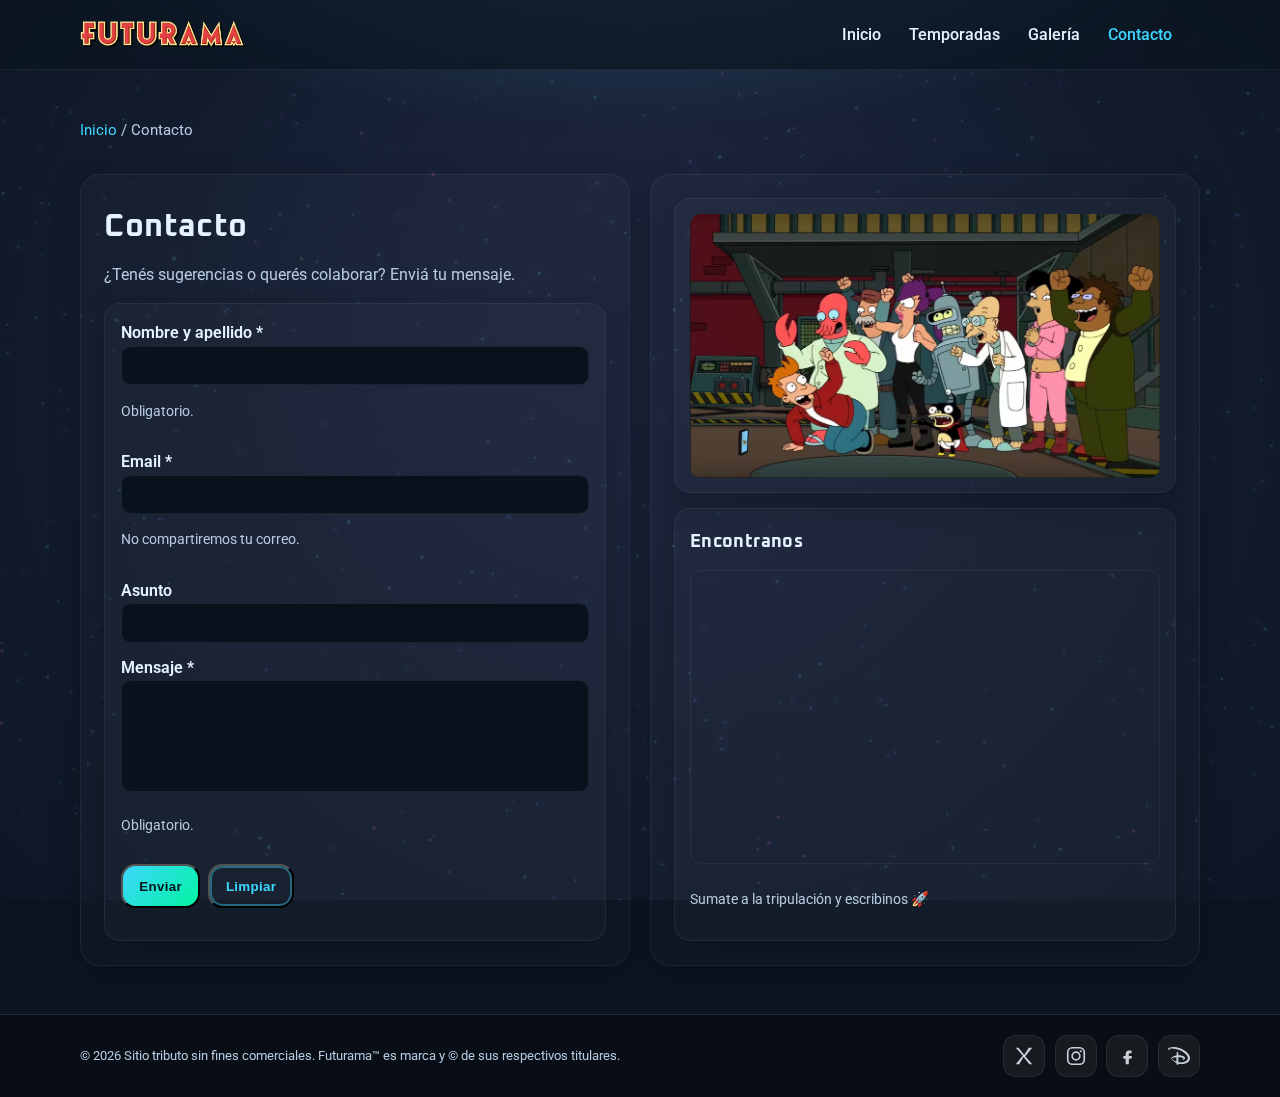
<file: contacto.html>
<!DOCTYPE html>
<html lang="es">

<head>
	<meta charset="UTF-8" />
	<meta name="viewport" content="width=device-width, initial-scale=1.0" />
	<meta name="description" content="Formulario de contacto del sitio tributo de Futurama." />
	<meta name="theme-color" content="#0b1522" />
	<title>Contacto — Futurama</title>
	<link rel="icon" href="img/favicon.png" type="image/svg+xml">
	<link rel="preconnect" href="https://fonts.googleapis.com">
	<link rel="preconnect" href="https://fonts.gstatic.com" crossorigin>
	<link
		href="https://fonts.googleapis.com/css2?family=Oxanium:wght@300;400;600;700&family=Roboto:wght@300;400;500;700&display=swap"
		rel="stylesheet">
	<link rel="stylesheet" href="css/estilos.css" />
</head>

<body>
	<!-- Fondo animado de estrellas -->
	<div class="fx-space" aria-hidden="true">
		<canvas id="starfield"></canvas>
	</div>
	<a class="skip-link" href="#contenido">Saltar al contenido</a>
	<header class="site-header">
		<div class="container header-inner">
			<a href="index.html" class="logo" aria-label="Ir al inicio">
				<img src="img/logo-futurama.webp" alt="Logo de Futurama" width="168" height="48" />
			</a>

			<button class="nav-toggle" aria-label="Abrir menú" aria-expanded="false" aria-controls="nav">
				<span class="hamburger" aria-hidden="true"></span>
			</button>

			<nav id="nav" class="nav" aria-label="Navegación principal">
				<ul class="nav-list">
					<li><a href="index.html">Inicio</a></li>
					<li><a href="temporadas.html">Temporadas</a></li>
					<li><a href="galeria.html">Galería</a></li>
					<li><a href="contacto.html">Contacto</a></li>
				</ul>
			</nav>
		</div>
	</header>
	<main id="contenido" class="site-main">
		<!-- Íconos (definir una sola vez por página) -->
		<svg aria-hidden="true" focusable="false" style="position:absolute;width:0;height:0;overflow:hidden">
			<symbol id="ico-success" viewBox="0 0 24 24">
				<path d="M12 2a10 10 0 1 0 0 20A10 10 0 0 0 12 2Zm-1 14-4-4 1.41-1.41L11 12.17l5.59-5.58L18 8l-7 8Z" />
			</symbol>
			<symbol id="ico-error" viewBox="0 0 24 24">
				<path d="M11 7h2v6h-2V7Zm0 8h2v2h-2v-2Zm1-13a10 10 0 1 0 0 20 10 10 0 0 0 0-20Z" />
			</symbol>
			<symbol id="ico-info" viewBox="0 0 24 24">
				<path d="M11 10h2v6h-2v-6Zm0-3h2v2h-2V7Zm1-5a10 10 0 1 0 0 20 10 10 0 0 0 0-20Z" />
			</symbol>
		</svg>

		<div class="container content-grid contact-grid">
			<nav class="breadcrumbs" aria-label="Ruta" style="grid-column: 1 / -1;">
				<a href="index.html">Inicio</a> / <span>Contacto</span>
			</nav>

			<!-- Columna izquierda: formulario -->
			<section class="col izquierda">
				<h1 class="page-title">Contacto</h1>
				<p class="page-intro">¿Tenés sugerencias o querés colaborar? Enviá tu mensaje.</p>

				<form id="contacto-form" class="form" novalidate>
					<div>
						<label for="nombre">Nombre y apellido *</label>
						<input class="input" type="text" id="nombre" name="nombre" required aria-required="true"
							autocomplete="name" />
						<p class="help">Obligatorio.</p>
					</div>

					<div>
						<label for="email">Email *</label>
						<input class="input" type="email" id="email" name="email" required aria-required="true"
							autocomplete="email" />
						<p class="help">No compartiremos tu correo.</p>
					</div>

					<div>
						<label for="asunto">Asunto</label>
						<input class="input" type="text" id="asunto" name="asunto" />
					</div>

					<div>
						<label for="mensaje">Mensaje *</label>
						<textarea class="textarea" id="mensaje" name="mensaje" rows="6" required
							aria-required="true"></textarea>
						<p class="help">Obligatorio.</p>
					</div>

					<div class="form-actions">
						<button type="submit" class="btn primario">Enviar</button>
						<button type="reset" class="btn secundario">Limpiar</button>
					</div>

					<p id="form-live" class="sr-only" aria-live="polite"></p>
				</form>
			</section>

			<!-- Columna derecha: imagen + mapa -->
			<aside class="col derecha">
				<figure class="media-card">
					<img src="img/contacto-hero.avif" alt="Ilustración del universo Futurama" loading="lazy" />
				</figure>

				<section class="media-card">
					<h2>Encontranos</h2>
					<div class="mapa-embebido" role="img" aria-label="Mapa de ubicación">
						<iframe title="Mapa de ubicación" loading="lazy" referrerpolicy="no-referrer-when-downgrade"
							src="https://www.openstreetmap.org/export/embed.html?bbox=-58.49%2C-34.7%2C-58.3%2C-34.53&layer=mapnik"></iframe>
					</div>
					<p class="help">Sumate a la tripulación y escribinos 🚀</p>
				</section>
			</aside>
		</div>

		<!-- Modal de alertas -->
		<div id="alert-modal" class="modal" role="dialog" aria-modal="true" aria-labelledby="modal-title"
			aria-describedby="modal-desc" hidden>
			<div class="modal-backdrop" data-close></div>
			<div class="modal-dialog" role="document">
				<div class="modal-body">
					<div class="modal-header">
						<div class="modal-icon" aria-hidden="true">
							<svg class="modal-icon-svg">
								<use href="#ico-info"></use>
							</svg>
						</div>
						<h3 id="modal-title" class="modal-title">Aviso</h3>
					</div>
					<p id="modal-desc" class="modal-text">Mensaje del sistema.</p>
					<div class="modal-actions">
						<button type="button" class="btn primario" data-close>Entendido</button>
					</div>
				</div>
				<button class="modal-close" aria-label="Cerrar" title="Cerrar" data-close>&times;</button>
			</div>
		</div>
	</main>

	<!-- Footer del sitio con información legal y redes sociales -->
	<footer class="site-footer">
		<div class="container footer-inner">
			<small class="legales">
				© <span id="anio"></span> Sitio tributo sin fines comerciales. Futurama™ es marca y © de sus respectivos
				titulares.
			</small>

			<!-- Enlaces a redes sociales -->
			<ul class="social" aria-label="Redes sociales">
				<li>
					<a href="https://x.com/futurama_hulu" target="_blank" rel="noopener noreferrer"
						rel="noopener noreferrer" aria-label="X (Twitter)">
						<svg class="icon" viewBox="0 0 24 24" aria-hidden="true">
							<path d="M3 3h3.1l6.1 7.6L17.2 3H21l-7.6 9.3L21 21h-3.1l-6.4-8L6.8 21H3l7.7-9.4L3 3z">
							</path>
						</svg>
						<span class="sr-only">X</span>
					</a>
				</li>
				<li>
					<a href="https://www.instagram.com/futuramaonhulu/?igsh=MXdueW1tbWdycWpmdA%3D%3D" target="_blank"
						rel="noopener noreferrer" aria-label="Instagram">
						<svg class="icon" viewBox="0 0 24 24" aria-hidden="true">
							<rect x="3" y="3" width="18" height="18" rx="5" ry="5" fill="none" stroke="currentColor"
								stroke-width="1.8" stroke-linejoin="round"></rect>
							<circle cx="12" cy="12" r="4.2" fill="none" stroke="currentColor" stroke-width="1.8">
							</circle>
							<circle cx="17.2" cy="6.8" r="1.2" fill="currentColor"></circle>
						</svg>
						<span class="sr-only">Instagram</span>
					</a>
				</li>
				<li>
					<a href="https://www.facebook.com/Futurama?mibextid=ZbWKwL" target="_blank"
						rel="noopener noreferrer" aria-label="Facebook">
						<svg class="icon" viewBox="0 0 24 24" aria-hidden="true">
							<path
								d="M14 9h3V6h-3c-2 0-3.5 1.6-3.5 3.6V12H8v3h2.5v6H14v-6h2.7l.8-3H14V9.8c0-.5.3-.8 1-.8z">
							</path>
						</svg>
						<span class="sr-only">Facebook</span>
					</a>
				</li>
				<li>
					<a href="https://www.disneyplus.com/es-es/browse/entity-85bf4cc1-cd8b-4469-ad87-7289217a0b74"
						target="_blank" rel="noopener noreferrer" aria-label="Disney+">
						<svg class="icon" xmlns="http://www.w3.org/2000/svg" viewBox="0 0 64 64" role="img"
							aria-hidden="true" focusable="false">
							<path fill="currentColor"
								d="M49.922 54.154c-7.96 2.43-15.473 1.304-19.566.225-.112 1.664-.292 2.36-.562 2.63-.315.36-2.924 1.844-4.363-.27-.63-1.012-.945-2.834-1.124-4.498-9.22-4.183-13.493-10.345-13.628-10.57-.225-.225-2.316-2.406-.225-5.105 1.957-2.43 8.433-4.88 14.236-5.847.225-4.948.765-8.77 1.462-10.457.832-2.024 1.9-.225 2.834 1.124.765 1.012 1.237 5.352 1.282 8.816 3.778-.18 6.072.1 10.278.9 5.532.945 9.22 3.778 8.928 6.972-.27 3.148-3.148 4.453-4.273 4.543s-2.924-.742-2.924-.742c-1.26-.585-.112-1.124 1.35-1.754 1.62-.787 1.26-1.574 1.26-1.574-.585-1.8-7.76-3-14.888-3 0 3.936.157 10.457.27 14.258 4.993.945 8.726.742 8.726.742s18.216-.517 18.733-12.144C58.3 26.763 39.512 15.61 25.68 12.1c-13.808-3.62-21.635-1.057-22.3-.72-.742.36-.067.495-.067.495s.742.112 2.1.562.27 1.124.27 1.124c-2.36.8-4.993.337-5.5-.742-.517-1.057.337-2.024 1.35-3.44.945-1.462 2.024-1.417 2.024-1.417 17.08-5.963 37.95 4.72 37.95 4.72 19.52 9.85 22.85 21.432 22.5 25.93-.315 4.43-2.024 11.92-14.056 15.563M12.365 38.074c-1.934.9-.585 2.34-.585 2.34 3.643 3.9 8.096 6.342 12.37 7.87.495-6.747.45-9.153.45-12.55-6.612.45-10.435 1.53-12.234 2.34" />
						</svg>
					</a>
				</li>
			</ul>
		</div>
	</footer>
	<!-- Scripts -->
	<script src="js/main.js" defer></script>
	<script src="js/contact.js" defer></script>
	<script src="js/spacefx.js" defer></script>
</body>

</html>
</file>
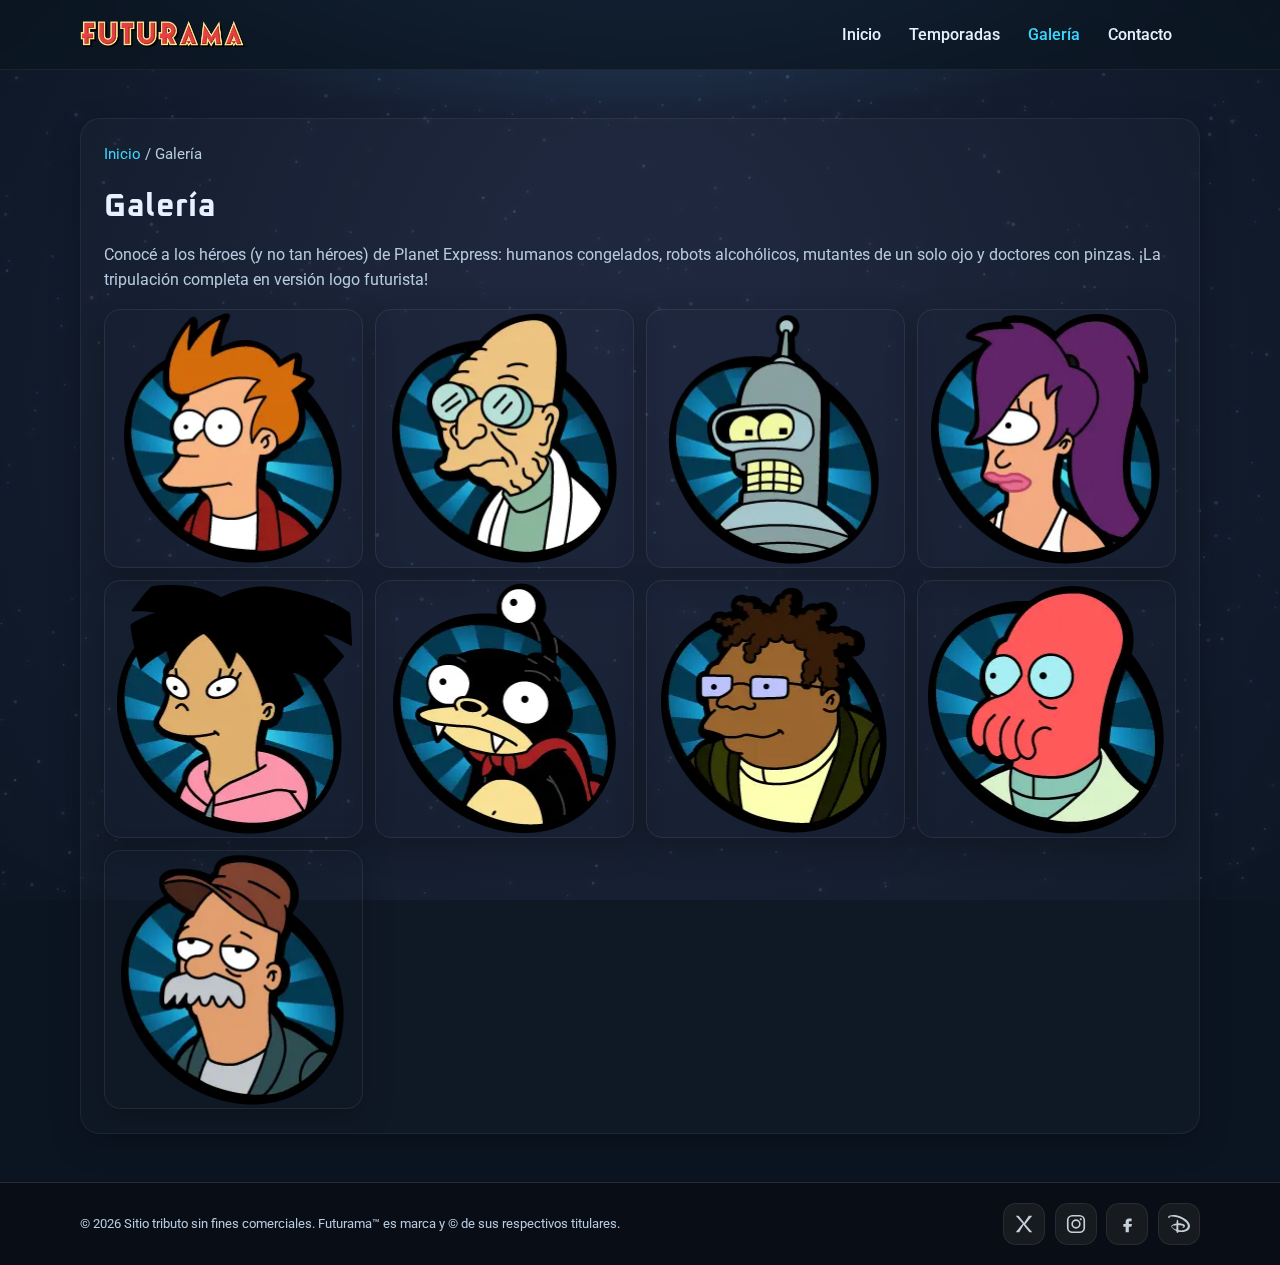
<file: galeria.html>
<!DOCTYPE html>
<html lang="es">

<head>
  <meta charset="UTF-8" />
  <meta name="viewport" content="width=device-width, initial-scale=1.0" />
  <meta name="description" content="Galería de imágenes del sitio tributo de Futurama." />
  <meta name="theme-color" content="#0b1522" />
  <title>Galería — Futurama</title>
  <link rel="icon" href="img/favicon.png" type="image/png" sizes="32x32">
  <link rel="preconnect" href="https://fonts.googleapis.com">
  <link rel="preconnect" href="https://fonts.gstatic.com" crossorigin>
  <link
    href="https://fonts.googleapis.com/css2?family=Oxanium:wght@300;400;600;700&family=Roboto:wght@300;400;500;700&display=swap"
    rel="stylesheet">
  <link rel="stylesheet" href="css/estilos.css" />
</head>

<body>
  <!-- Fondo animado de estrellas -->
  <div class="fx-space" aria-hidden="true">
    <canvas id="starfield"></canvas>
  </div>

  <!-- Enlace para accesibilidad: saltar al contenido principal -->
  <a class="skip-link" href="#contenido">Saltar al contenido</a>

  <!-- Encabezado principal del sitio -->
  <header class="site-header">
    <div class="container header-inner">
      <a href="index.html" class="logo" aria-label="Ir al inicio">
        <img src="img/logo-futurama.webp" alt="Logo de Futurama" width="168" height="48" />
      </a>

      <button class="nav-toggle" aria-label="Abrir menú" aria-expanded="false" aria-controls="nav">
        <span class="hamburger" aria-hidden="true"></span>
      </button>

      <!-- MENU -->
      <nav id="nav" class="nav" aria-label="Navegación principal">
        <ul class="nav-list">
          <li><a href="index.html">Inicio</a></li>
          <li><a href="temporadas.html">Temporadas</a></li>
          <li><a href="galeria.html">Galería</a></li>
          <li><a href="contacto.html">Contacto</a></li>
        </ul>
      </nav>
    </div>
  </header>

  <!-- Contenido principal -->
  <main id="contenido" class="site-main">
    <div class="container content-grid">

      <!-- Sección principal de la página -->
      <section class="col izquierda" style="grid-column: 1 / -1;">

        <nav class="breadcrumbs" aria-label="Ruta">
          <a href="index.html">Inicio</a> / <span>Galería</span>
        </nav>
        <h1 class="page-title">Galería</h1>
        <p class="page-intro">
          Conocé a los héroes (y no tan héroes) de Planet Express: humanos congelados, robots alcohólicos, mutantes de
          un solo ojo y doctores con pinzas. ¡La tripulación completa en versión logo futurista!
        </p>
        <!-- Galería de imágenes con lightbox simple -->
        <section id="gallery" class="gallery-grid" aria-live="polite">
        </section>
      </section>
    </div>
  </main>

  <!-- Lightbox modal -->

  <div class="lightbox" id="lightbox" hidden>
    <button class="lightbox-close" id="lightbox-close" aria-label="Cerrar (Esc)">
      <svg width="28" height="28" viewBox="0 0 28 28" fill="none" xmlns="http://www.w3.org/2000/svg">
        <circle cx="14" cy="14" r="13" stroke="#3dd6ff" stroke-width="2" fill="rgba(11,21,34,0.7)" />
        <path d="M9 9l10 10M19 9l-10 10" stroke="#3dd6ff" stroke-width="2" stroke-linecap="round" />
      </svg>
    </button>

    <div class="lightbox-content">
      <img id="lightbox-img" alt="Vista ampliada" />
      <!-- Barra de progreso del autoplay -->
      <div id="lightbox-progress" class="lightbox-progress" aria-hidden="true">
        <div id="lightbox-progress-bar" class="lightbox-progress__bar"></div>
      </div>
      <div class="lightbox-caption" id="lightbox-caption"></div>
    </div>

    <button class="lightbox-prev" id="lightbox-prev" aria-label="Anterior">
      <svg width="28" height="28" viewBox="0 0 28 28" fill="none" xmlns="http://www.w3.org/2000/svg">
        <circle cx="14" cy="14" r="13" stroke="#3dd6ff" stroke-width="2" fill="rgba(11,21,34,0.7)" />
        <path d="M17 7l-6 7 6 7" stroke="#3dd6ff" stroke-width="2.2" stroke-linecap="round" stroke-linejoin="round" />
      </svg>
    </button>



    <button class="lightbox-next" id="lightbox-next" aria-label="Siguiente">
      <svg width="28" height="28" viewBox="0 0 28 28" fill="none" xmlns="http://www.w3.org/2000/svg">
        <circle cx="14" cy="14" r="13" stroke="#3dd6ff" stroke-width="2" fill="rgba(11,21,34,0.7)" />
        <path d="M11 7l6 7-6 7" stroke="#3dd6ff" stroke-width="2.2" stroke-linecap="round" stroke-linejoin="round" />
      </svg>
    </button>
    <div class="lightbox-counter" id="lightbox-counter">1 / 3</div>
  </div>

  <!-- Footer del sitio con información legal y redes sociales -->
  <footer class="site-footer">
    <div class="container footer-inner">
      <small class="legales">
        © <span id="anio"></span> Sitio tributo sin fines comerciales. Futurama™ es marca y © de sus respectivos
        titulares.
      </small>

      <!-- Enlaces a redes sociales -->
      <ul class="social" aria-label="Redes sociales">
        <li>
          <a href="https://x.com/futurama_hulu" target="_blank" rel="noopener noreferrer" aria-label="X (Twitter)">
            <svg class="icon" viewBox="0 0 24 24" aria-hidden="true">
              <path d="M3 3h3.1l6.1 7.6L17.2 3H21l-7.6 9.3L21 21h-3.1l-6.4-8L6.8 21H3l7.7-9.4L3 3z"></path>
            </svg>
            <span class="sr-only">X</span>
          </a>
        </li>
        <li>
          <a href="https://www.instagram.com/futuramaonhulu/?igsh=MXdueW1tbWdycWpmdA%3D%3D" target="_blank"
            rel="noopener noreferrer" aria-label="Instagram">
            <svg class="icon" viewBox="0 0 24 24" aria-hidden="true">
              <rect x="3" y="3" width="18" height="18" rx="5" ry="5" fill="none" stroke="currentColor"
                stroke-width="1.8" stroke-linejoin="round"></rect>
              <circle cx="12" cy="12" r="4.2" fill="none" stroke="currentColor" stroke-width="1.8"></circle>
              <circle cx="17.2" cy="6.8" r="1.2" fill="currentColor"></circle>
            </svg>
            <span class="sr-only">Instagram</span>
          </a>
        </li>
        <li>
          <a href="https://www.facebook.com/Futurama?mibextid=ZbWKwL" target="_blank" rel="noopener noreferrer"
            rel="noopener noreferrer" aria-label="Facebook">
            <svg class="icon" viewBox="0 0 24 24" aria-hidden="true">
              <path d="M14 9h3V6h-3c-2 0-3.5 1.6-3.5 3.6V12H8v3h2.5v6H14v-6h2.7l.8-3H14V9.8c0-.5.3-.8 1-.8z"></path>
            </svg>
            <span class="sr-only">Facebook</span>
          </a>
        </li>
        <li>
          <a href="https://www.disneyplus.com/es-es/browse/entity-85bf4cc1-cd8b-4469-ad87-7289217a0b74" target="_blank"
            rel="noopener noreferrer" aria-label="Disney+">
            <svg class="icon" xmlns="http://www.w3.org/2000/svg" viewBox="0 0 64 64" role="img" aria-hidden="true"
              focusable="false">
              <path fill="currentColor"
                d="M49.922 54.154c-7.96 2.43-15.473 1.304-19.566.225-.112 1.664-.292 2.36-.562 2.63-.315.36-2.924 1.844-4.363-.27-.63-1.012-.945-2.834-1.124-4.498-9.22-4.183-13.493-10.345-13.628-10.57-.225-.225-2.316-2.406-.225-5.105 1.957-2.43 8.433-4.88 14.236-5.847.225-4.948.765-8.77 1.462-10.457.832-2.024 1.9-.225 2.834 1.124.765 1.012 1.237 5.352 1.282 8.816 3.778-.18 6.072.1 10.278.9 5.532.945 9.22 3.778 8.928 6.972-.27 3.148-3.148 4.453-4.273 4.543s-2.924-.742-2.924-.742c-1.26-.585-.112-1.124 1.35-1.754 1.62-.787 1.26-1.574 1.26-1.574-.585-1.8-7.76-3-14.888-3 0 3.936.157 10.457.27 14.258 4.993.945 8.726.742 8.726.742s18.216-.517 18.733-12.144C58.3 26.763 39.512 15.61 25.68 12.1c-13.808-3.62-21.635-1.057-22.3-.72-.742.36-.067.495-.067.495s.742.112 2.1.562.27 1.124.27 1.124c-2.36.8-4.993.337-5.5-.742-.517-1.057.337-2.024 1.35-3.44.945-1.462 2.024-1.417 2.024-1.417 17.08-5.963 37.95 4.72 37.95 4.72 19.52 9.85 22.85 21.432 22.5 25.93-.315 4.43-2.024 11.92-14.056 15.563M12.365 38.074c-1.934.9-.585 2.34-.585 2.34 3.643 3.9 8.096 6.342 12.37 7.87.495-6.747.45-9.153.45-12.55-6.612.45-10.435 1.53-12.234 2.34" />
            </svg>
          </a>
        </li>
      </ul>
    </div>
  </footer>

  <!-- Scripts -->
  <script src="js/main.js" defer></script>
  <script src="js/gallery.js" defer></script>
  <script src="js/spacefx.js" defer></script>
</body>

</html>
</file>
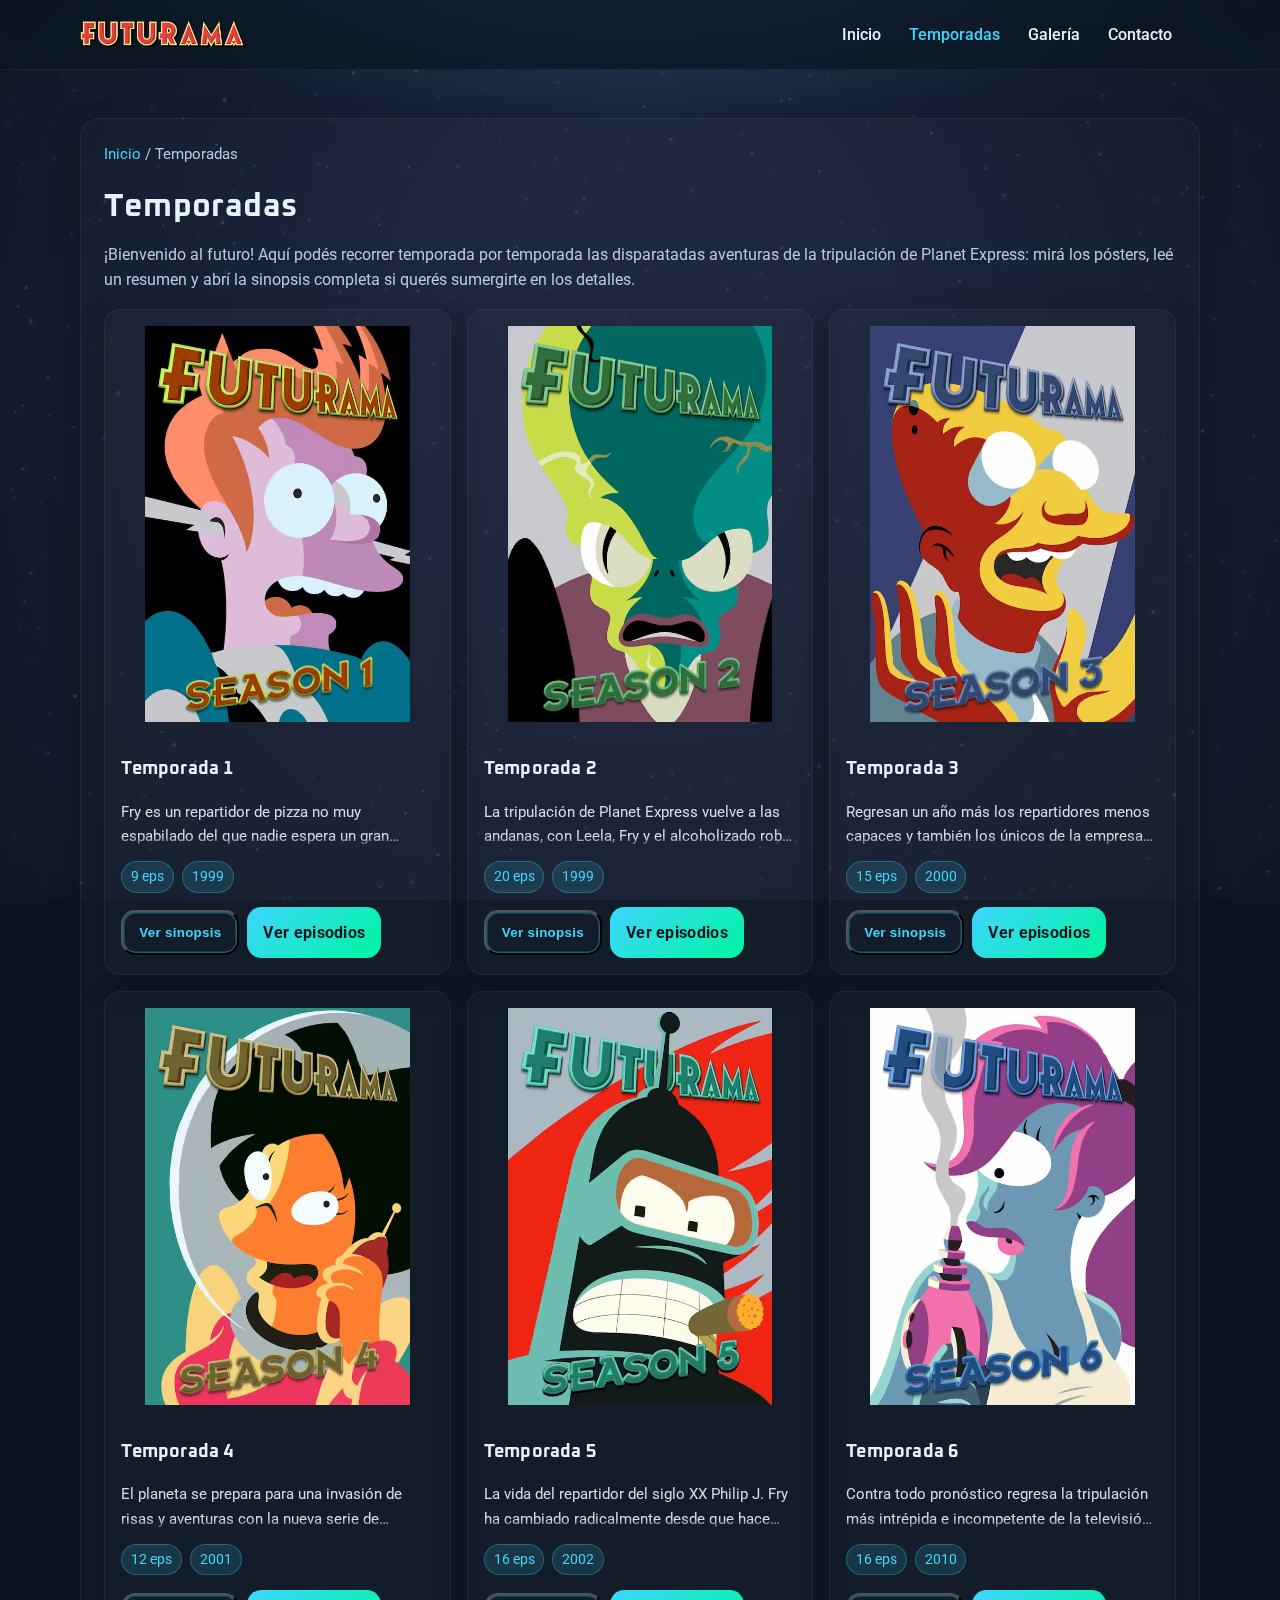
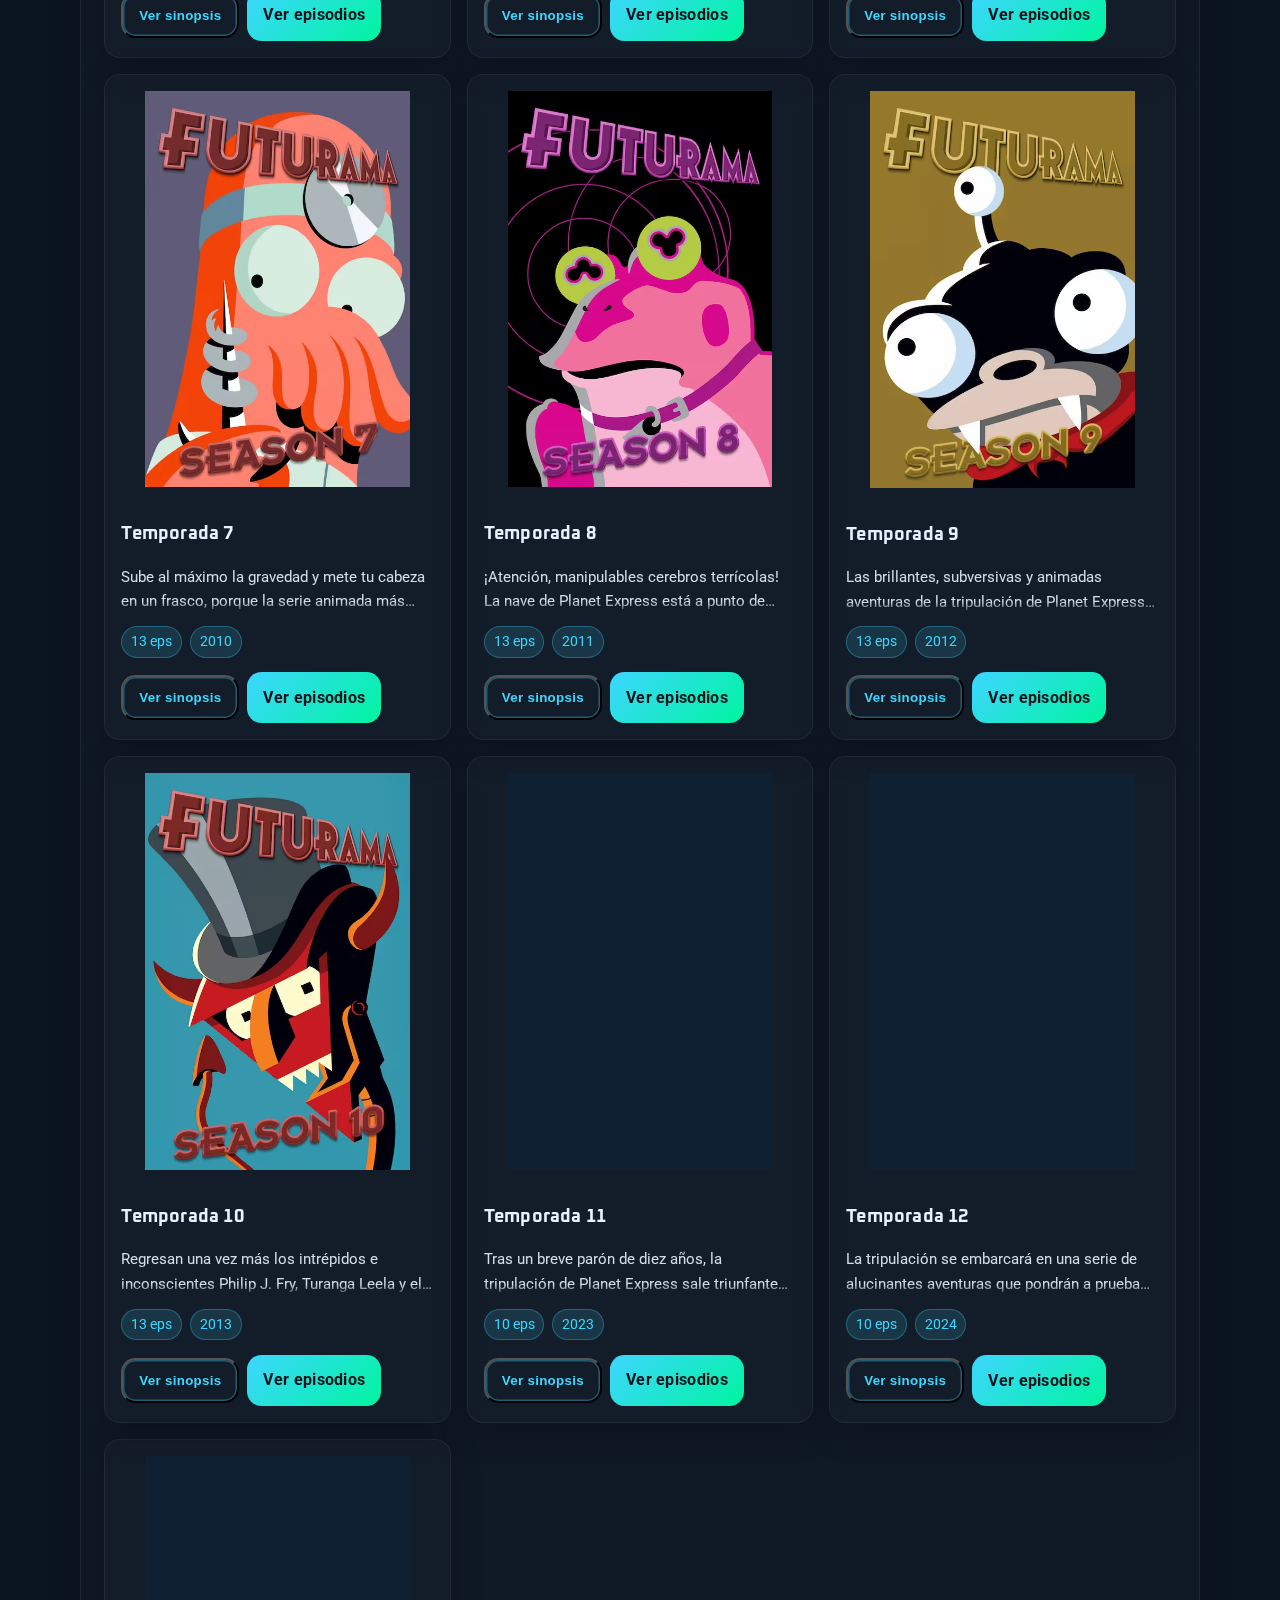
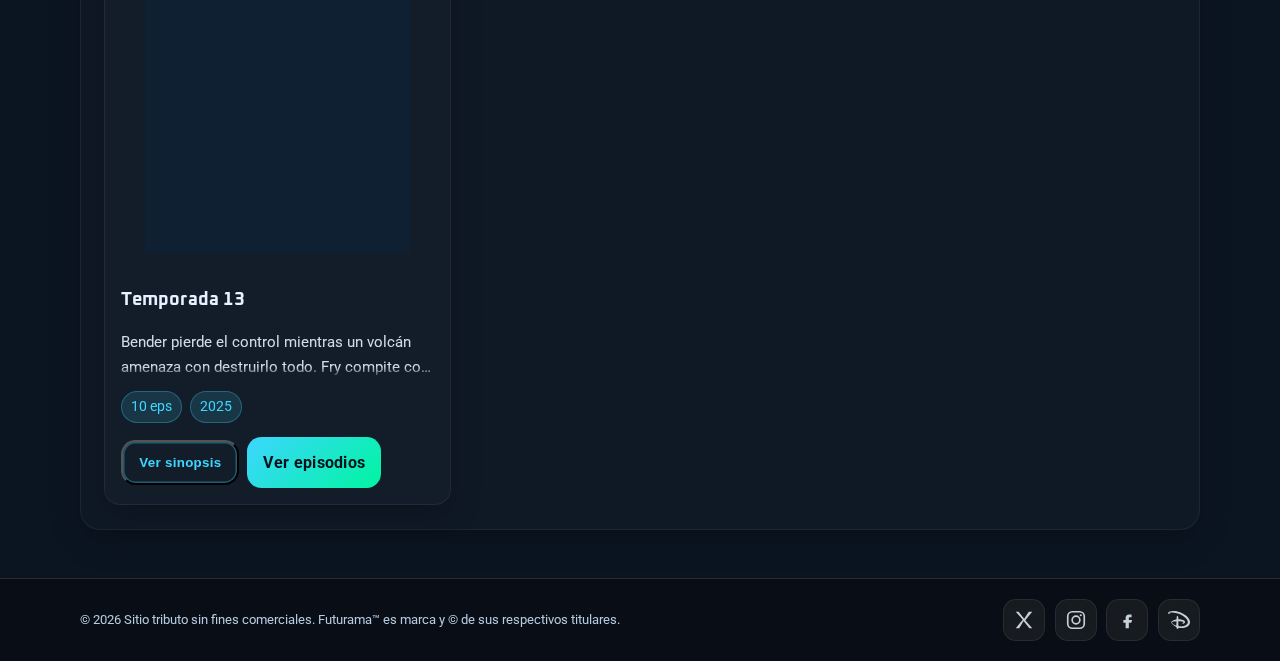
<file: temporadas.html>
<!DOCTYPE html>
<html lang="es">

<head>
  <meta charset="UTF-8" />
  <meta name="viewport" content="width=device-width, initial-scale=1.0" />
  <meta name="description" content="Listado de temporadas del sitio tributo de Futurama." />
  <meta name="theme-color" content="#0b1522" />
  <title>Temporadas — Futurama</title>
  <link rel="icon" href="img/favicon.png" type="image/png" sizes="32x32">
  <link rel="preconnect" href="https://fonts.googleapis.com" rel="noopener noreferrer">
  <link rel="preconnect" href="https://fonts.gstatic.com" crossorigin>
  <link
    href="https://fonts.googleapis.com/css2?family=Oxanium:wght@300;400;600;700&family=Roboto:wght@300;400;500;700&display=swap"
    rel="stylesheet">
  <link rel="stylesheet" href="css/estilos.css" />
</head>

<body>
  <!-- Fondo animado de estrellas -->
  <div class="fx-space" aria-hidden="true">
    <canvas id="starfield"></canvas>
  </div>

  <!-- Enlace para accesibilidad: saltar al contenido principal -->
  <a class="skip-link" href="#contenido">Saltar al contenido</a>

  <!-- Encabezado principal del sitio -->
  <header class="site-header">
    <div class="container header-inner">
      <a href="index.html" class="logo" aria-label="Ir al inicio">
        <img src="img/logo-futurama.webp" alt="Logo de Futurama" width="168" height="48" />
      </a>
      <!-- Botón menú hamburguesa para móviles -->
      <button class="nav-toggle" aria-label="Abrir menú" aria-expanded="false" aria-controls="nav">
        <span class="hamburger" aria-hidden="true"></span>
      </button>
      <!-- MENU -->
      <nav id="nav" class="nav" aria-label="Navegación principal">
        <ul class="nav-list">
          <li><a href="index.html">Inicio</a></li>
          <li><a href="temporadas.html">Temporadas</a></li>
          <li><a href="galeria.html">Galería</a></li>
          <li><a href="contacto.html">Contacto</a></li>
        </ul>
      </nav>
    </div>
  </header>

  <!-- Contenido principal de la página -->
  <main id="contenido" class="site-main">
    <div class="container content-grid">
      <section class="col izquierda" style="grid-column: 1 / -1;">
        <!-- Navegación secundaria -->
        <nav class="breadcrumbs" aria-label="Ruta">
          <a href="index.html">Inicio</a> / <span>Temporadas</span>
        </nav>
        <h1 class="page-title">Temporadas</h1>
        <p class="page-intro">
          ¡Bienvenido al futuro! Aquí podés recorrer temporada por temporada las disparatadas aventuras de la
          tripulación de Planet Express: mirá los pósters, leé un resumen y abrí la sinopsis completa si querés
          sumergirte en los detalles.
        </p>

        <!-- Tarjetas de cada temporada -->
        <div class="cards cards--seasons">


          <!-- Modal de sinopsis (compartido) -->
          <div class="synopsis-modal" id="synopsisModal" role="dialog" aria-modal="true" aria-hidden="true"
            aria-labelledby="synopsisTitle">
            <div class="synopsis-backdrop" data-close></div>
            <div class="synopsis-dialog" role="document">
              <button class="synopsis-close" type="button" aria-label="Cerrar" data-close>&times;</button>
              <h3 id="synopsisTitle"></h3>
              <div id="synopsisContent"></div>
              <div class="synopsis-actions">
                <a id="synopsisEpisodes" class="btn primario" href="#" target="_blank" rel="noopener noreferrer">Ver
                  episodios</a>
              </div>
            </div>
          </div>
        </div>
      </section>
    </div>
  </main>
  <!-- Footer del sitio con información legal y redes sociales -->
  <footer class="site-footer">
    <div class="container footer-inner">
      <small class="legales">
        © <span id="anio"></span> Sitio tributo sin fines comerciales. Futurama™ es marca y © de sus respectivos
        titulares.
      </small>

      <!-- Enlaces a redes sociales -->
      <ul class="social" aria-label="Redes sociales">
        <li>
          <a href="https://x.com/futurama_hulu" target="_blank" rel="noopener noreferrer" aria-label="X (Twitter)">
            <svg class="icon" viewBox="0 0 24 24" aria-hidden="true">
              <path d="M3 3h3.1l6.1 7.6L17.2 3H21l-7.6 9.3L21 21h-3.1l-6.4-8L6.8 21H3l7.7-9.4L3 3z"></path>
            </svg>
            <span class="sr-only">X</span>
          </a>
        </li>
        <li>
          <a href="https://www.instagram.com/futuramaonhulu/?igsh=MXdueW1tbWdycWpmdA%3D%3D" target="_blank"
            rel="noopener noreferrer" aria-label="Instagram">
            <svg class="icon" viewBox="0 0 24 24" aria-hidden="true">
              <rect x="3" y="3" width="18" height="18" rx="5" ry="5" fill="none" stroke="currentColor"
                stroke-width="1.8" stroke-linejoin="round"></rect>
              <circle cx="12" cy="12" r="4.2" fill="none" stroke="currentColor" stroke-width="1.8"></circle>
              <circle cx="17.2" cy="6.8" r="1.2" fill="currentColor"></circle>
            </svg>
            <span class="sr-only">Instagram</span>
          </a>
        </li>
        <li>
          <a href="https://www.facebook.com/Futurama?mibextid=ZbWKwL" target="_blank" rel="noopener noreferrer"
            rel="noopener noreferrer" aria-label="Facebook">
            <svg class="icon" viewBox="0 0 24 24" aria-hidden="true">
              <path d="M14 9h3V6h-3c-2 0-3.5 1.6-3.5 3.6V12H8v3h2.5v6H14v-6h2.7l.8-3H14V9.8c0-.5.3-.8 1-.8z"></path>
            </svg>
            <span class="sr-only">Facebook</span>
          </a>
        </li>
        <li>
          <a href="https://www.disneyplus.com/es-es/browse/entity-85bf4cc1-cd8b-4469-ad87-7289217a0b74" target="_blank"
            rel="noopener noreferrer" aria-label="Disney+">
            <svg class="icon" xmlns="http://www.w3.org/2000/svg" viewBox="0 0 64 64" role="img" aria-hidden="true"
              focusable="false">
              <path fill="currentColor"
                d="M49.922 54.154c-7.96 2.43-15.473 1.304-19.566.225-.112 1.664-.292 2.36-.562 2.63-.315.36-2.924 1.844-4.363-.27-.63-1.012-.945-2.834-1.124-4.498-9.22-4.183-13.493-10.345-13.628-10.57-.225-.225-2.316-2.406-.225-5.105 1.957-2.43 8.433-4.88 14.236-5.847.225-4.948.765-8.77 1.462-10.457.832-2.024 1.9-.225 2.834 1.124.765 1.012 1.237 5.352 1.282 8.816 3.778-.18 6.072.1 10.278.9 5.532.945 9.22 3.778 8.928 6.972-.27 3.148-3.148 4.453-4.273 4.543s-2.924-.742-2.924-.742c-1.26-.585-.112-1.124 1.35-1.754 1.62-.787 1.26-1.574 1.26-1.574-.585-1.8-7.76-3-14.888-3 0 3.936.157 10.457.27 14.258 4.993.945 8.726.742 8.726.742s18.216-.517 18.733-12.144C58.3 26.763 39.512 15.61 25.68 12.1c-13.808-3.62-21.635-1.057-22.3-.72-.742.36-.067.495-.067.495s.742.112 2.1.562.27 1.124.27 1.124c-2.36.8-4.993.337-5.5-.742-.517-1.057.337-2.024 1.35-3.44.945-1.462 2.024-1.417 2.024-1.417 17.08-5.963 37.95 4.72 37.95 4.72 19.52 9.85 22.85 21.432 22.5 25.93-.315 4.43-2.024 11.92-14.056 15.563M12.365 38.074c-1.934.9-.585 2.34-.585 2.34 3.643 3.9 8.096 6.342 12.37 7.87.495-6.747.45-9.153.45-12.55-6.612.45-10.435 1.53-12.234 2.34" />
            </svg>
          </a>
        </li>
      </ul>
    </div>
  </footer>

  <!-- Scripts -->
  <script src="js/main.js" defer></script>
  <script type="module" src="js/seasons.js" defer></script>
  <script src="js/spacefx.js" defer></script>
</body>

</html>
</file>
<file: css/estilos.css>
/* =========================================================
  RESET Y ESTILOS BASE
  ========================================================= */

/* =========================================================
   HEADER
   ========================================================= */

.site-header {
  position: sticky;
  top: 0;
  z-index: 50;
  background: rgba(11, 21, 34, .75);
  backdrop-filter: blur(6px);
  border-bottom: 1px solid rgba(255, 255, 255, .06);
}

.header-inner {
  display: flex;
  align-items: center;
  justify-content: space-between;
  min-height: 64px;
  gap: 1rem;
}

.logo img {
  display: block;
}

/* =========================================================
   NAVEGACIÓN PRINCIPAL
   ========================================================= */

.nav-toggle {
  background: transparent;
  border: 0;
  cursor: pointer;
  width: 44px;
  height: 44px;
  border-radius: .75rem;
  display: grid;
  place-items: center;
}

.nav-toggle:focus-visible {
  outline: 2px dashed var(--celeste);
  outline-offset: 2px;
}

.hamburger,
.hamburger::before,
.hamburger::after {
  content: "";
  display: block;
  width: 22px;
  height: 2px;
  background: var(--txt);
  border-radius: 2px;
  transition: transform .3s ease, opacity .3s ease;
}

.hamburger::before {
  transform: translateY(-6px);
}

.hamburger::after {
  transform: translateY(4px);
}

.nav-toggle[aria-expanded="true"] .hamburger {
  transform: rotate(45deg);
}

.nav-toggle[aria-expanded="true"] .hamburger::before {
  transform: rotate(-90deg) translateX(-6px);
}

.nav-toggle[aria-expanded="true"] .hamburger::after {
  opacity: 0;
}

.nav {
  position: absolute;
  inset-inline: 0;
  top: 64px;
  background: var(--panel);
  box-shadow: var(--shadow);
  display: none;
}

.nav.open {
  display: block;
}

.nav-list {
  list-style: none;
  margin: 0;
  padding: .75rem 1rem;
  display: flex;
  flex-direction: column;
  gap: .25rem;
}

.nav-list a {
  display: block;
  padding: .8rem 1rem;
  border-radius: .75rem;
  text-decoration: none;
  color: var(--txt);
  font-weight: 500;
  transition: transform .15s ease, background-color .2s ease, color .2s ease, box-shadow .2s ease;
}

.nav-list a:hover {
  background: rgba(61, 214, 255, .12);
  box-shadow: inset 0 0 0 1px rgba(61, 214, 255, .28);
  transform: translateY(-1px);
}

.nav-list a.active {
  color: var(--celeste);
}

/* =========================================================
   CONTENIDO PRINCIPAL
   ========================================================= */

.site-main {
  padding: clamp(2rem, 2.5vw + 1rem, 4rem) 0;
}

.content-grid {
  display: flex;
  flex-direction: column;
  gap: 2rem;
  align-items: stretch;
}

.col {
  background: rgba(255, 255, 255, .02);
  border: 1px solid rgba(255, 255, 255, .06);
  border-radius: 1.25rem;
  padding: clamp(1rem, 1.2vw + .5rem, 1.5rem);
  box-shadow: var(--shadow);
}

.titulo {
  font-size: clamp(1.8rem, 1.2rem + 2.2vw, 3rem);
  margin-top: .25rem;
  margin-bottom: .75rem;
}

.cta-wrap {
  display: flex;
  flex-wrap: wrap;
  gap: .75rem;
  margin-top: 1.25rem;
}

/* =========================================================
   BOTONES Y UTILIDADES
   ========================================================= */

.btn {
  display: inline-block;
  text-decoration: none;
  font-weight: 700;
  letter-spacing: .3px;
  padding: .8rem 1rem;
  border-radius: .9rem;
  transition: transform .15s ease, box-shadow .2s ease, filter .2s ease;
}

.btn:focus-visible {
  outline: 2px dashed var(--celeste);
  outline-offset: 3px;
}

.btn.primario {
  background: linear-gradient(135deg, var(--celeste), var(--verde));
  color: #01121a;
}

.btn.primario:hover {
  transform: translateY(-1px);
  filter: brightness(1.08);
}

.btn.secundario {
  background: transparent;
  color: var(--celeste);
  box-shadow: inset 0 0 0 2px rgba(61, 214, 255, .4);
}

.btn.secundario:hover {
  transform: translateY(-1px);
  box-shadow: inset 0 0 0 2px var(--celeste);
}



/* =========================================================
   RESET Y ESTILOS BASE
   ========================================================= */

:root {
  --bg: #0b1522;
  --panel: #0f2033;
  --txt: #e6f2ff;
  --muted: #b7cbe0;
  --celeste: #3dd6ff;
  --verde: #00f5a0;
  --naranja: #ff7a18;
  --violeta: #9d4edd;
  --shadow: 0 10px 30px rgba(0, 0, 0, .25);
}

* {
  box-sizing: border-box;
}

html,
body {
  height: 100%;
  /* asegura que el degradado cubra todo */
  margin: 0;
}

body {
  display: flex;
  flex-direction: column;
  min-height: 100svh;
  /* alto mínimo adaptado a viewport */
  font-family: 'Roboto', system-ui, -apple-system, Segoe UI, Arial, sans-serif;
  color: var(--txt);
  line-height: 1.6;
  /* Fondo unificado */
  background:
    radial-gradient(1200px 800px at 80% -10%, rgba(61, 214, 255, .15), transparent 60%),
    radial-gradient(1000px 600px at 10% 110%, rgba(157, 78, 221, .15), transparent 60%),
    var(--bg);
  background-attachment: fixed;
  /* hace que el fondo no se corte al hacer scroll */
  background-repeat: no-repeat;
  /* evita repeticiones extrañas */
}

img {
  max-width: 100%;
  height: auto;
  display: block;
}

a {
  color: var(--celeste);
}

/* =========================================================
   TIPOGRAFÍA
   ========================================================= */

h1,
h2,
h3 {
  font-family: 'Oxanium', 'Roboto', sans-serif;
  letter-spacing: .4px;
}

/* =========================================================
   ACCESIBILIDAD
   ========================================================= */

.sr-only {
  position: absolute !important;
  width: 1px;
  height: 1px;
  padding: 0;
  margin: -1px;
  overflow: hidden;
  clip: rect(0, 0, 0, 0);
  white-space: nowrap;
  border: 0;
}

.skip-link {
  position: absolute;
  left: -9999px;
  top: auto;
  background: var(--celeste);
  color: #00141f;
  padding: .5rem .75rem;
  border-radius: .5rem;
  z-index: 1000;
  text-decoration: none;
  font-weight: 700;
}

.skip-link:focus {
  left: .5rem;
  top: .5rem;
}

/* =========================================================
   LAYOUT GENERAL
   ========================================================= */

.container {
  width: min(1120px, 92%);
  margin-inline: auto;
}

main {
  flex: 1;
}

header,
main,
footer {
  position: relative;
  z-index: 1;
}

.site-footer {
  margin-top: auto;
}

/* =========================================================
   EFECTOS DE FONDO Y CANVAS
   ========================================================= */

.fx-space {
  position: fixed;
  inset: 0;
  z-index: 0;
  pointer-events: none;
}

#starfield {
  width: 100%;
  height: 100%;
  display: block;
}

.fx-space::before,
.fx-space::after {
  content: "";
  position: absolute;
  inset: 0;
  pointer-events: none;
  z-index: 1;
}

.fx-space::before {
  /* Aura superior cian/violeta (Futurama vibes) */
  background:
    radial-gradient(120% 60% at 50% -10%, rgba(61, 214, 255, .22), rgba(61, 214, 255, 0) 40%),
    radial-gradient(120% 60% at 50% -18%, rgba(167, 99, 255, .18), rgba(167, 99, 255, 0) 45%);
  mix-blend-mode: screen;
}

.fx-space::after {
  /* Viñeta leve para concentrar foco */
  background:
    radial-gradient(120% 100% at 50% 50%, transparent 60%, rgba(0, 0, 0, .18) 100%);
}

/* Layout */
.container {
  width: min(1120px, 92%);
  margin-inline: auto;
}

.site-header {
  position: sticky;
  top: 0;
  z-index: 50;
  background: rgba(11, 21, 34, .75);
  backdrop-filter: blur(6px);
  border-bottom: 1px solid rgba(255, 255, 255, .06);
}

.header-inner {
  display: flex;
  align-items: center;
  justify-content: space-between;
  min-height: 64px;
  gap: 1rem;
}

.logo img {
  display: block;
}

.nav-toggle {
  background: transparent;
  border: 0;
  cursor: pointer;
  width: 44px;
  height: 44px;
  border-radius: .75rem;
  display: grid;
  place-items: center;
}

.nav-toggle:focus-visible {
  outline: 2px dashed var(--celeste);
  outline-offset: 2px;
}

.hamburger,
.hamburger::before,
.hamburger::after {
  content: "";
  display: block;
  width: 22px;
  height: 2px;
  background: var(--txt);
  border-radius: 2px;
  transition: transform .3s ease, opacity .3s ease;
}

.hamburger::before {
  transform: translateY(-6px);
}

.hamburger::after {
  transform: translateY(4px);
}

.nav-toggle[aria-expanded="true"] .hamburger {
  transform: rotate(45deg);
}

.nav-toggle[aria-expanded="true"] .hamburger::before {
  transform: rotate(-90deg) translateX(-6px);
}

.nav-toggle[aria-expanded="true"] .hamburger::after {
  opacity: 0;
}

.nav {
  position: absolute;
  inset-inline: 0;
  top: 64px;
  background: var(--panel);
  box-shadow: var(--shadow);
  display: none;
}

.nav.open {
  display: block;
}

.nav-list {
  list-style: none;
  margin: 0;
  padding: .75rem 1rem;
  display: flex;
  flex-direction: column;
  gap: .25rem;
}

.nav-list a {
  display: block;
  padding: .8rem 1rem;
  border-radius: .75rem;
  text-decoration: none;
  color: var(--txt);
  font-weight: 500;
  transition: transform .15s ease, background-color .2s ease, color .2s ease, box-shadow .2s ease;
}

.nav-list a:hover {
  background: rgba(61, 214, 255, .12);
  box-shadow: inset 0 0 0 1px rgba(61, 214, 255, .28);
  transform: translateY(-1px);
}

.nav-list a.active {
  color: var(--celeste);
}

.site-main {
  padding: clamp(2rem, 2.5vw + 1rem, 4rem) 0;
}

.content-grid {
  display: flex;
  flex-direction: column;
  gap: 2rem;
  align-items: stretch;
}

.col {
  background: rgba(255, 255, 255, .02);
  border: 1px solid rgba(255, 255, 255, .06);
  border-radius: 1.25rem;
  padding: clamp(1rem, 1.2vw + .5rem, 1.5rem);
  box-shadow: var(--shadow);
}

.titulo {
  font-size: clamp(1.8rem, 1.2rem + 2.2vw, 3rem);
  margin-top: .25rem;
  margin-bottom: .75rem;
}

.cta-wrap {
  display: flex;
  flex-wrap: wrap;
  gap: .75rem;
  margin-top: 1.25rem;
}

.btn {
  display: inline-block;
  text-decoration: none;
  font-weight: 700;
  letter-spacing: .3px;
  padding: .8rem 1rem;
  border-radius: .9rem;
  transition: transform .15s ease, box-shadow .2s ease, filter .2s ease;
}

.btn:focus-visible {
  outline: 2px dashed var(--celeste);
  outline-offset: 3px;
}

.btn.primario {
  background: linear-gradient(135deg, var(--celeste), var(--verde));
  color: #01121a;
}

.btn.primario:hover {
  transform: translateY(-1px);
  filter: brightness(1.08);
}

.btn.secundario {
  background: transparent;
  color: var(--celeste);
  box-shadow: inset 0 0 0 2px rgba(61, 214, 255, .4);
}

.btn.secundario:hover {
  transform: translateY(-1px);
  box-shadow: inset 0 0 0 2px var(--celeste);
}

/* ===== Hero Carousel ===== */
/* ===== Hero Carousel (sin zoom, imagen completa) ===== */
.hero {
  position: relative;
  overflow: hidden;
  border-radius: 1.2rem;
  box-shadow: var(--shadow);
  background: radial-gradient(120% 120% at 60% 30%, rgba(61, 214, 255, .12), rgba(0, 0, 0, .7));
}

.hero-stage {
  position: relative;
  width: 100%;
  /* ajusta la relacion de aspecto segun tus imagenes */
  aspect-ratio: 4 / 5;
  background: #0b1522;
  /* fondo para bandas laterales */
  display: grid;
  place-items: center;
  /* centra la imagen cuando no llena */
}

/* capas de imagen para crossfade */
.hero__img {
  position: absolute;
  padding: 2rem 0rem;
  inset: 0;
  width: 100%;
  height: 100%;
  object-fit: contain;
  /* imagen completa sin recorte */
  object-position: center;
  /* centrada */
  opacity: 0;
  transition: opacity .5s ease;
  will-change: opacity;
  background: #0b1522;
  /* se ve en bandas */
}

.hero__img.is-active {
  opacity: 1;
}

/* indicadores (puntitos) */
.hero-dots {
  position: absolute;
  left: 0;
  right: 0;
  bottom: .75rem;
  display: flex;
  gap: .4rem;
  justify-content: center;
  align-items: center;
  padding: 0;
  margin: 0;
  list-style: none;
  pointer-events: none;
  /* no interactivo */
}

.hero-dots li {
  width: 8px;
  height: 8px;
  border-radius: 999px;
  background: rgba(61, 214, 255, .28);
  box-shadow: inset 0 0 0 1px rgba(61, 214, 255, .35);
  transition: transform .2s ease, background-color .2s ease, box-shadow .2s ease, width .2s ease;
}

.hero-dots li.is-active {
  width: 18px;
  background: var(--celeste);
  box-shadow:
    0 0 10px rgba(61, 214, 255, .45),
    inset 0 0 0 1px rgba(255, 255, 255, .35);
}


.site-footer {
  width: 100%;
  padding: 1.25rem 0;
  border-top: 1px solid rgba(255, 255, 255, .12);
  background: rgba(10, 12, 16, .7);
  backdrop-filter: saturate(1.2) blur(6px);
}

.footer-inner {
  display: flex;
  flex-direction: column;
  gap: .9rem;
  align-items: center;
  justify-content: space-between;
  padding-left: env(safe-area-inset-left);
  padding-right: env(safe-area-inset-right);
}

.legales {
  color: var(--muted);
  text-align: center;
}


/* Iconos: heredan el color del <a> */
.icon {
  width: 22px;
  height: 22px;
  fill: currentColor;
  transition: transform .15s ease, filter .2s ease;
}

/* Lista horizontal sin viñetas */
.social {
  list-style: none;
  display: flex;
  gap: .6rem;
  padding: 0;
  margin: 0;
}

/* Botón “chip” para cada red */
.social a {
  display: grid;
  place-items: center;
  width: 42px;
  height: 42px;
  border-radius: .8rem;
  color: #c7d0d9;
  /* color base del ícono */
  background: #171a1f;
  /* fondo oscuro del chip */
  box-shadow: inset 0 0 0 1px rgba(255, 255, 255, .08);
  text-decoration: none;
  outline: none;
  transition: color .2s ease, box-shadow .2s ease;
}

/* Hover / Focus: más contraste y movimiento leve */
.social a:hover,
.social a:focus-visible {
  color: #3dd6ff;
  /* cambia el color del ícono */
  box-shadow:
    inset 0 0 0 1px rgba(61, 214, 255, .5),
    0 6px 20px rgba(61, 214, 255, .18);
}

.social a:hover .icon,
.social a:focus-visible .icon {
  transform: translateY(-1px) scale(1.05);
  filter: drop-shadow(0 6px 16px rgba(61, 214, 255, .35));
}

/* Estado activo (clic) */
.social a:active {
  transform: translateY(0);
}

/* Respeta usuarios con reduce motion */
@media (prefers-reduced-motion: reduce) {

  .icon,
  .social a {
    transition: none !important;
  }
}


/* Páginas internas */
.breadcrumbs {
  color: var(--muted);
  font-size: .95rem;
  margin-bottom: .75rem;
}

.breadcrumbs a {
  color: var(--celeste);
  text-decoration: none;
}

.breadcrumbs a:hover {
  text-decoration: underline;
}

.page-title {
  margin: .25rem 0 1rem;
}

.page-intro {
  color: var(--muted);
  margin-top: -.5rem;
}

/* =========================================================
   SEASONS (Temporadas) — Cards modernas con póster + modal
   ========================================================= */

/* == Grid de temporadas ==
   1 col en mobile, 2 en sm, 3 en md+ */
.cards--seasons {
  display: grid;
  grid-template-columns: repeat(1, minmax(0, 1fr));
  gap: 1rem;
}

/* == Card base (versión temporadas) ==
   Fondo translúcido, borde suave y animación sutil */
.card.season {
  display: grid;
  grid-template-rows: auto 1fr;
  /* póster arriba, contenido abajo */
  background: rgba(255, 255, 255, .02);
  border: 1px solid rgba(255, 255, 255, .06);
  border-radius: 1rem;
  overflow: hidden;
  /* oculta bordes del póster */
  box-shadow: var(--shadow);
  transition: transform .2s ease, box-shadow .2s ease, border-color .2s ease;
}

.card.season:hover {
  transform: translateY(-2px);
  border-color: rgba(61, 214, 255, .35);
  box-shadow: 0 14px 40px rgba(0, 0, 0, .35);
}

/* == Póster ==
   2:3 ideal (600×900 / .webp) */
.poster {
  position: relative;
  aspect-ratio: 2/3;
  background: #0f2033;
  /* color de reserva si no hay imagen */
}

.poster img {
  width: 100%;
  height: 100%;
  object-fit: cover;
  display: block;
}

/* == Cuerpo de la card ==
   Grid compacto y cómodo de leer */
.card-body {
  display: grid;
  gap: .55rem;
  /* micro-espaciado */
  padding: 1rem;
}

.card.season h3 {
  margin: 0 0 .1rem 0;
  font-size: 1.15rem;
  letter-spacing: .2px;
}

/* == Resumen de sinopsis en la card ==
   Mostramos 2 líneas máx con “fade” suave usando mask-image.
   Importante: NO usar ::after aquí para evitar “franjas”. */
.cards--seasons .card.season .desc,
.cards--seasons .card.season>p {
  /* soporta <p> sueltos o .desc */
  margin: .35rem 0 .2rem 0;
  font-size: .96rem;
  line-height: 1.6;
  color: rgba(230, 242, 255, .9);
  /* más contraste que var(--muted) */
  overflow: hidden;
  display: -webkit-box;
  -webkit-box-orient: vertical;
  -webkit-line-clamp: 2;
  /*Cambiá a 3 si querés un poco más */
  line-clamp: 2;
  /* propiedad estándar recomendada */
  overflow: hidden;
  /* Fade moderno sin pseudo-elemento */
  -webkit-mask-image: linear-gradient(to bottom, #000 75%, rgba(0, 0, 0, 0));
  mask-image: linear-gradient(to bottom, #000 75%, rgba(0, 0, 0, 0));
}

/* == Meta (chips) ==
   Pequeñas etiquetas: episodios, año, etc. */
.card.season .meta {
  display: flex;
  gap: .5rem;
  flex-wrap: wrap;
}

.chip {
  display: inline-flex;
  align-items: center;
  gap: .35rem;
  padding: .25rem .55rem;
  border-radius: 999px;
  font-size: .85rem;
  color: var(--celeste);
  background: rgba(61, 214, 255, .14);
  border: 1px solid rgba(61, 214, 255, .3);
}

/* == Acciones ==
   Botón secundario liviano para no competir con el primario */
.card.season .actions {
  margin-top: .35rem;
  display: flex;
  gap: .5rem;
  flex-wrap: wrap;
  align-items: center;
}

.cards--seasons .btn.secundario {
  box-shadow: inset 0 0 0 1.5px rgba(61, 214, 255, .35);
  color: var(--celeste);
}

.cards--seasons .btn.secundario:hover {
  box-shadow: inset 0 0 0 2px var(--celeste);
  transform: translateY(-1px);
}

/* == Responsive breakpoints == */
@media (min-width: 640px) {
  .cards--seasons {
    grid-template-columns: repeat(2, minmax(0, 1fr));
  }
}

@media (min-width: 900px) {
  .cards--seasons {
    grid-template-columns: repeat(3, minmax(0, 1fr));
  }

}

/* =========================================================
   Modal de Sinopsis — ventana flotante accesible
   ========================================================= */

/* Oculto por defecto con aria-hidden="true" */
.synopsis-modal[aria-hidden="true"] {
  display: none;
}

.synopsis-modal {
  position: fixed;
  inset: 0;
  z-index: 1000;
  display: grid;
  place-items: center;
}

/* Fondo oscurecido */
.synopsis-backdrop {
  position: absolute;
  inset: 0;
  background: rgba(0, 0, 0, .55);
  opacity: 0;
  transition: opacity .25s ease;
}

/* Caja del modal */
.synopsis-dialog {
  position: relative;
  width: min(720px, 92vw);
  max-height: 85vh;
  overflow: auto;
  background: var(--panel);
  color: var(--txt);
  border: 1px solid rgba(255, 255, 255, .08);
  border-radius: 1rem;
  box-shadow: 0 20px 60px rgba(0, 0, 0, .45);
  transform: translateY(20px) scale(.98);
  opacity: 0;
  transition: transform .25s ease, opacity .25s ease;
  padding: 1rem 1rem 1.2rem;
}

/* Estado visible (se agrega .show desde JS) */
.synopsis-modal.show .synopsis-backdrop {
  opacity: 1;
}

.synopsis-modal.show .synopsis-dialog {
  transform: translateY(0) scale(1);
  opacity: 1;
}

/* Botón cerrar (pegado arriba, accesible) */
.synopsis-close {
  position: sticky;
  top: 0;
  margin-left: auto;
  width: 44px;
  height: 44px;
  border: 0;
  cursor: pointer;
  border-radius: .75rem;
  background: transparent;
  color: var(--txt);
  font-size: 1.6rem;
  line-height: 1;
  display: grid;
  place-items: center;
}

.synopsis-close:hover {
  background: rgba(255, 255, 255, .06);
}

/* Contenidos del modal */
#synopsisTitle {
  margin: .25rem 0 .5rem;
  font-size: 1.35rem;
}

#synopsisContent {
  font-size: 1rem;
  line-height: 1.75;
  max-width: 75ch;
  /* ancho óptimo de lectura larga */
  text-wrap: pretty;
  hyphens: none;
  overflow-wrap: break-word;
  /* o word-break: break-word; */
}

#synopsisContent p {
  color: var(--txt);
}

#synopsisContent p+p {
  margin-top: .85rem;
}

.synopsis-actions {
  margin-top: 1rem;
  display: flex;
  justify-content: flex-end;
}


/* =========================================================
   GALERÍA DE PERSONAJES
   Grid de imágenes con efecto hover + caption animado
   ========================================================= */

/* == Contenedor de la grilla ==
   2 columnas en mobile, se puede ampliar en breakpoints */
.gallery-grid {
  display: grid;
  grid-template-columns: repeat(2, minmax(0, 1fr));
  gap: .75rem;
}

/* == Cada figure de la galería ==
   Caja con bordes redondeados, sombra y overflow oculto */
.gallery-grid figure {
  margin: 0;
  position: relative;
  /* necesario para ubicar el caption */
  border-radius: 1rem;
  overflow: hidden;
  border: 1px solid rgba(255, 255, 255, .08);
  box-shadow: var(--shadow);
  transition: transform .3s ease;
}

/* == Imagen dentro del figure ==
   Ajuste responsive + transición suave para zoom */
.gallery-grid img {
  display: block;
  width: 100%;
  height: auto;
  cursor: pointer;
  transition: transform 0.4s ease;
}

/* == Efecto hover en la imagen ==
   Zoom leve al pasar el mouse */
.gallery-grid figure:hover img {
  transform: scale(1.05);
}

/* == Caption (figcaption) ==
   Se muestra como overlay con fondo degradado oscuro.
   Por defecto está oculto (opacity 0 + translateY). */
.gallery-grid figcaption {
  position: absolute;
  opacity: 0;
}





/* Lightbox álbum */
.lightbox[hidden] {
  display: none !important;
}

.lightbox {
  position: fixed;
  inset: 0;
  z-index: 999;
  background: rgba(11, 21, 34, 0.82);
  backdrop-filter: blur(10px) saturate(1.2);
  display: grid;
  place-items: center;
  animation: lightbox-fade-in .45s cubic-bezier(.22, 1, .36, 1.1);
}

@keyframes lightbox-fade-in {
  from {
    opacity: 0;
  }

  to {
    opacity: 1;
  }
}

.lightbox-content {
  position: relative;
  display: flex;
  flex-direction: column;
  align-items: center;
  gap: 1.2rem;
  max-width: min(95vw, 1200px);
  width: 100%;
}

.lightbox img {
  display: block;
  max-width: 100%;
  max-height: 75vh;
  border-radius: 1.2rem;
  box-shadow: 0 0 32px 0 rgba(61, 214, 255, 0.18), 0 0 0 3px rgba(61, 214, 255, 0.12), var(--shadow);
  border: 1.5px solid rgba(61, 214, 255, .22);
  background: radial-gradient(circle at 60% 40%, rgba(61, 214, 255, 0.10) 0%, rgba(0, 0, 0, 0.7) 100%);
  padding: 1.2rem;
  transition: box-shadow .35s cubic-bezier(.22, 1, .36, 1.1), transform .35s cubic-bezier(.22, 1, .36, 1.1);
}

.lightbox-progress {
  height: 3px;
  width: 100%;
  border-radius: 999px;
  background: rgba(61, 214, 255, .18);
  box-shadow: inset 0 0 0 1px rgba(61, 214, 255, .12);
  overflow: hidden;
  opacity: .95;
  transition: opacity .2s ease;
  /* queda justo arriba del caption por el orden en el DOM */
}

.lightbox-progress__bar {
  height: 100%;
  width: 0%;
  background: linear-gradient(90deg, #3dd6ff, #00f5a0);
  box-shadow: 0 0 12px rgba(61, 214, 255, .45);
}

.lightbox-progress.is-hidden {
  opacity: 0;
}

/* Si no hay autoplay (reduce motion o 1 sola imagen), ocultamos */
.lightbox.has-no-autoplay .lightbox-progress {
  display: none;
}

.lightbox-caption {
  width: 100%;
  text-align: center;
  padding: .9rem 1.2rem;
  background: linear-gradient(to top, rgba(0, 0, 0, 0.92), rgba(0, 0, 0, 0.35));
  color: var(--txt);
  font-size: 1.08rem;
  font-weight: 500;
  border-radius: 1rem;
  box-shadow: 0 2px 16px rgba(61, 214, 255, .08);
  opacity: 0.97;
  margin: 0;
  transition: opacity 0.32s cubic-bezier(.22, 1, .36, 1.1), transform 0.32s cubic-bezier(.22, 1, .36, 1.1);
}

@keyframes lightbox-img-in {
  from {
    opacity: 0;
    transform: scale(.96) translateY(30px);
  }

  to {
    opacity: 1;
    transform: scale(1) translateY(0);
  }
}

/* Cerrar / flechas */
.lightbox-close,
.lightbox-prev,
.lightbox-next {
  z-index: 1000;
  position: absolute;
  border: 0;
  cursor: pointer;
  width: 48px;
  height: 48px;
  border-radius: 50%;
  background: rgba(11, 21, 34, 0.65);
  color: var(--celeste);
  box-shadow: 0 0 0 2px rgba(61, 214, 255, 0.18), 0 2px 12px rgba(61, 214, 255, 0.10);
  font-size: 1.6rem;
  display: grid;
  place-items: center;
  transition: background .22s, box-shadow .22s, transform .22s;
  border: 1.5px solid rgba(61, 214, 255, 0.22);
  backdrop-filter: blur(2.5px);
}

.lightbox-close {
  top: 1rem;
  right: 1rem;
}

.lightbox-prev {
  left: 1rem;
}

.lightbox-next {
  right: 1rem;
}

.lightbox-prev,
.lightbox-next {
  top: 50%;
  transform: translateY(-50%);
}

.lightbox-close:hover,
.lightbox-prev:hover,
.lightbox-next:hover {
  background: rgba(61, 214, 255, 0.18);
  box-shadow: 0 0 0 3px var(--celeste), 0 4px 24px rgba(61, 214, 255, 0.18);
  color: #fff;
  transform: scale(1.08) translateY(-5px);
}

.lightbox-caption {
  /* ...estilos existentes... */
  transition: opacity 0.32s, transform 0.32s;
  opacity: 1;
  transform: scale(1) translateY(0);
}

.lightbox-caption.leaving {
  opacity: 0;
  transform: scale(0.96) translateY(40px);
}

.lightbox-caption.entering {
  opacity: 1;
  transform: scale(1) translateY(0);
}

/* Contador (1/3) */
.lightbox-counter {
  position: absolute;
  bottom: 1.2rem;
  left: 50%;
  transform: translateX(-50%);
  z-index: 3;
  pointer-events: none;
  background: rgba(61, 214, 255, 0.13);
  color: var(--celeste);
  padding: .45rem 1.1rem;
  border-radius: 1.2rem;
  font-size: 1.05rem;
  font-family: 'Oxanium', 'Roboto', sans-serif;
  letter-spacing: .5px;
  box-shadow: 0 0 0 2px rgba(61, 214, 255, 0.10);
  border: 1.2px solid rgba(61, 214, 255, 0.18);
  backdrop-filter: blur(2px);
}

.lightbox img {
  background: radial-gradient(circle at center, #0f2033 0%, #000 100%);
  padding: 1rem;
  border-radius: .75rem;
}

@media (max-width: 600px) {
  .lightbox {
    padding: 0;
    place-items: center;
  }

  .lightbox img {
    max-width: 98vw;
    max-height: 48vh;
    padding: .4rem;
    border-radius: .7rem;
  }

  .lightbox-close,
  .lightbox-prev,
  .lightbox-next {
    width: 56px;
    height: 56px;
    font-size: 2rem;
    border-radius: 1rem;
    box-shadow: 0 0 0 2px rgba(61, 214, 255, 0.22);
  }

  .lightbox-close {
    top: .7rem;
    right: .7rem;
  }

  .lightbox-prev {
    left: .7rem;
  }

  .lightbox-next {
    right: .7rem;
  }

  .lightbox-prev,
  .lightbox-next {
    top: 50%;
    transform: translateY(-50%);
  }

  .lightbox-counter {
    position: absolute;
    bottom: 0.7rem;
    left: 50%;
    transform: translateX(-50%);
    z-index: 3;
    pointer-events: none;
    font-size: 1.1rem;
    padding: .5rem 1.2rem;
    bottom: .7rem;
  }
}



/* ====== Grid de contacto ====== */
.contact-grid {
  display: grid;
  grid-template-columns: 1.15fr .85fr;
  gap: 1.5rem;
  align-items: start;
  height: 100%;
}

.col {
  height: 100%;
  /* fuerza ambas columnas a ocupar toda la altura */
  display: flex;
  flex-direction: column;
}

@media (max-width: 900px) {
  .contact-grid {
    grid-template-columns: 1fr;
  }

  .derecha figure.media-card {
    display: none;
  }
}


/* ====== Form ====== */
.form {
  display: grid;
  gap: .75rem;
  background: rgba(255, 255, 255, .02);
  border: 1px solid rgba(255, 255, 255, .06);
  border-radius: 1rem;
  padding: 1rem;
  box-shadow: var(--shadow);
  max-width: 760px;
}

.form,
.media-card {
  flex: 1 1 auto;
  display: flex;
  flex-direction: column;
}

.derecha .media-card {
  width: 100%;
  box-sizing: border-box;
  margin: 0;
}

/* Si querés que ambas tengan el mismo alto también: */
.derecha {
  gap: .9rem;
  /* separa las cards si lo necesitás */
}

label {
  font-weight: 600;
}

.input,
.textarea,
.select {
  resize: none;
  overflow-y: hidden;
  width: 100%;
  background: #07121d;
  color: var(--txt);
  border: 1px solid rgba(255, 255, 255, .08);
  border-radius: .6rem;
  padding: .7rem .8rem;
  transition: box-shadow .15s ease, border-color .15s ease;
}

.input:focus,
.textarea:focus,
.select:focus {
  outline: 2px dashed var(--celeste);
  outline-offset: 3px;
}

.help {
  color: var(--muted);
  font-size: .9rem;
}

.form-actions {
  display: flex;
  gap: .5rem;
  flex-wrap: wrap;
}

/* ====== Estados por campo ====== */
.is-invalid {
  border-color: rgba(239, 68, 68, .7) !important;
  box-shadow: 0 0 0 2px rgba(239, 68, 68, .25);
  position: relative;
}

.is-invalid::after {
  content: attr(data-error);
  /* mensaje inline */
  position: absolute;
  left: 0;
  bottom: -1.4rem;
  font-size: .8rem;
  color: #f87171;
  pointer-events: none;
}

.is-valid {
  border-color: rgba(16, 185, 129, .7) !important;
  box-shadow: 0 0 0 2px rgba(16, 185, 129, .25);
}

/* ====== Tarjetas (imagen/mapa) ====== */
.media-card {
  background: rgba(255, 255, 255, .02);
  border: 1px solid rgba(255, 255, 255, .06);
  border-radius: 1rem;
  padding: .9rem;
  box-shadow: var(--shadow);
  display: grid;
  gap: .6rem;
}

.media-card img {
  width: 100%;
  height: 100%;
  border-radius: .7rem;
  display: block;
  object-fit: cover;
}

.media-card h2 {
  font-size: 1.15rem;
  margin: .25rem 0;
}

.mapa-embebido {
  position: relative;
  aspect-ratio: 16 / 10;
  overflow: hidden;
  border-radius: .7rem;
  border: 1px solid rgba(255, 255, 255, .06);
}

.mapa-embebido iframe {
  position: absolute;
  inset: 0;
  width: 100%;
  height: 100%;
  border: 0;
}

/* ====== Modal ====== */
.modal[hidden] {
  display: none !important;
}

.modal {
  position: fixed;
  inset: 0;
  z-index: 9999;
  display: grid;
  place-items: center;
  padding: max(6vh, env(safe-area-inset-top)) 1rem max(6vh, env(safe-area-inset-bottom));
}

.modal-backdrop {
  position: absolute;
  inset: 0;
  background: rgba(0, 0, 0, .55);
  backdrop-filter: blur(2px);
  opacity: 0;
  animation: modal-fade .25s ease forwards;
}

.modal-dialog {
  position: relative;
  z-index: 1;
  width: min(520px, 92vw);
  margin: 0;
  background: #0c1622;
  border: 1px solid rgba(255, 255, 255, .08);
  border-radius: 1rem;
  box-shadow: 0 20px 60px rgba(0, 0, 0, .35);
  padding: 1rem 1rem 1.1rem;
  transform: translateY(8px) scale(.98);
  opacity: 0;
  animation: modal-pop .28s cubic-bezier(.2, .9, .2, 1.2) forwards;
}

.modal-title {
  margin: .25rem 0 .25rem;
  font-size: 1.2rem;
}

.modal-text {
  color: var(--txt);
  opacity: .9;
}

.modal-body {
  display: flex;
  flex-direction: column;
  gap: .6rem;
}

@media (min-width: 0px) {
  .modal-body {
    gap: 1rem;
  }

  .modal-header {
    display: flex;
    align-items: center;
    gap: .7rem;
    margin-bottom: .2rem;
  }

  .modal-icon {
    margin-bottom: 0;
  }

  .modal-title {
    margin: 0;
  }
}

@media (max-width: 480px) {
  .modal-header {
    max-width: 80vw;
  }

  .modal-title {
    margin-right: 2.5rem;
    /* espacio para el botón cerrar */
    font-size: 1rem;
    word-break: break-word;
  }
}

.modal-actions {
  display: flex;
  gap: .5rem;
  justify-content: end;
  margin-top: .8rem;
}

.modal-close {
  position: absolute;
  top: .25rem;
  right: .5rem;
  width: 36px;
  height: 36px;
  border-radius: .6rem;
  background: transparent;
  color: var(--txt);
  border: 1px solid rgba(255, 255, 255, .08);
  cursor: pointer;
}

.modal-icon {
  width: 52px;
  height: 52px;
  display: grid;
  place-items: center;
  border-radius: .9rem;
  margin-bottom: .4rem;
  box-shadow: inset 0 0 0 1px rgba(255, 255, 255, .08);
}

.modal-text p {
  margin: 0 0 .4rem;
}

.modal-text ul {
  margin: .2rem 0 .5rem;
  padding-left: 1.2rem;
}

.modal-text li {
  margin: .2rem 0;
}

.modal-text .error-list {
  list-style: none;
  /* quitamos viñetas */
  margin: .3rem 0 .5rem;
  padding-left: 0;
}

.modal-text .error-list li {
  position: relative;
  padding-left: 1.6rem;
  /* espacio para el icono */
  margin: .3rem 0;
}

.modal-text .error-list li::before {
  content: "✖";
  /* ❌ como fallback */
  position: absolute;
  left: 0;
  top: 0;
  color: #ef4444;
  /* rojo */
  font-weight: bold;
}

.modal-icon-svg {
  width: 28px;
  height: 28px;
}

/* Variantes por tipo */
.modal--success .modal-icon {
  background: rgba(16, 185, 129, .12);
}

.modal--error .modal-icon {
  background: rgba(239, 68, 68, .12);
}

.modal--info .modal-icon {
  background: rgba(59, 130, 246, .12);
}

.modal--success .modal-icon-svg {
  fill: #10b981;
}

.modal--error .modal-icon-svg {
  fill: #ef4444;
}

.modal--info .modal-icon-svg {
  fill: #3b82f6;
}

/* Animaciones */
@keyframes modal-fade {
  to {
    opacity: 1;
  }
}

@keyframes modal-pop {
  to {
    opacity: 1;
    transform: translateY(0) scale(1);
  }
}

@media (prefers-reduced-motion: reduce) {

  .modal-backdrop,
  .modal-dialog {
    animation: none;
  }
}



/* Responsivo */
@media (min-width: 900px) {
  .nav {
    all: unset;
    display: block;
  }

  .nav-list {
    flex-direction: row;
    gap: .25rem;
  }

  .nav-list a {
    padding: .6rem .75rem;
  }

  .nav-toggle {
    display: none;
  }

  .content-grid {
    display: grid;
    grid-template-columns: 1fr 1fr;
    gap: 1.25rem;
    align-items: center;
    /* Centra verticalmente las columnas */
  }

  .derecha {
    display: flex;
    flex-direction: column;
    justify-content: center;
    height: auto;
    /* Solo lo que necesita la imagen */
    min-height: unset;
    /* Elimina el alto mínimo forzado */
  }

  .hero {
    margin: 0;
    display: flex;
    flex-direction: column;
    align-items: center;
  }

  .footer-inner {
    flex-direction: row;
  }
}

@media (min-width: 640px) {
  .gallery-grid {
    grid-template-columns: repeat(3, minmax(0, 1fr));
  }
}

@media (min-width: 900px) {
  .cards {
    grid-template-columns: repeat(3, minmax(0, 1fr));
  }

  .gallery-grid {
    grid-template-columns: repeat(4, minmax(0, 1fr));
  }
}

/* Reduce motion */
@media (prefers-reduced-motion: reduce) {
  * {
    transition: none !important;
    scroll-behavior: auto !important;
  }
}

html.modal-open {
  overflow: hidden;
}

/* El contenedor mantiene altura mientras carga (evita saltos) */
.lightbox .lightbox-content {
  min-height: clamp(240px, 50vh, 70vh);
  display: grid;
  place-items: center;
}

/* La imagen usa composición GPU y limita áreas de repintado */
#lightbox-img {
  will-change: transform, opacity;
  contain: paint;
}

/* Spinner simple para el primer render */
.lightbox-spinner {
  width: 36px;
  height: 36px;
  border: 3px solid rgba(255, 255, 255, .25);
  border-top-color: #3dd6ff;
  border-radius: 50%;
  animation: lb-spin 1s linear infinite;
}

@keyframes lb-spin {
  to {
    transform: rotate(360deg);
  }
}

.season.is-skeleton .ph {
  background: linear-gradient(90deg, #2a2a2a 0%, #3a3a3a 50%, #2a2a2a 100%);
  background-size: 200% 100%;
  animation: ph 1.2s infinite;
  border-radius: .75rem;
}

.season.is-skeleton .poster .ph {
  width: 100%;
  aspect-ratio: 2/3;
}

.season.is-skeleton .ph-text {
  height: 1em;
  margin: .5rem 0;
}

@keyframes ph {
  0% {
    background-position: 0 0
  }

  100% {
    background-position: -200% 0
  }
}
</file>
